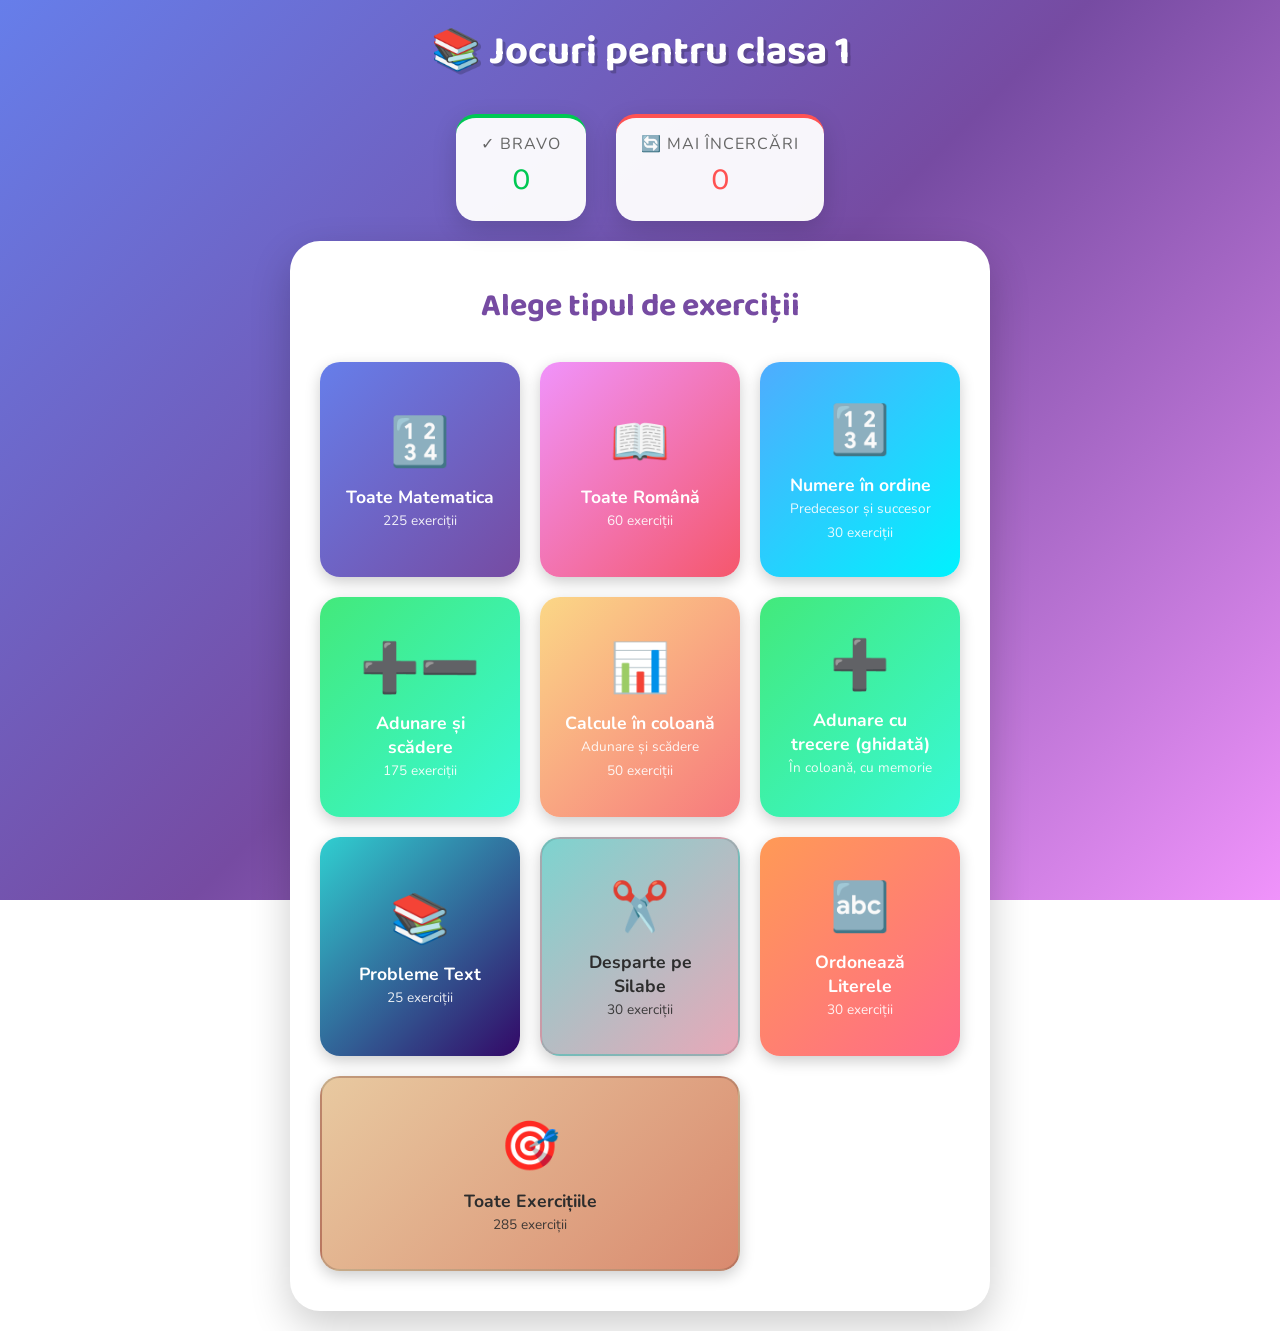
<file: index.html>
<!DOCTYPE html>
<html lang="ro">
<head>
    <meta charset="UTF-8">
    <meta name="viewport" content="width=device-width, initial-scale=1.0">
    <meta name="description" content="Jocuri educative pentru clasa 1 - matematică și limba română! Exersează adunarea, scăderea și vocabularul într-un mod distractiv!">
    <meta name="keywords" content="jocuri clasa 1, matematică, limba română, joc educativ, copii, adunare, scădere, exerciții">
    <meta name="author" content="Jocuri pentru clasa 1">

    <!-- Open Graph / Facebook -->
    <meta property="og:type" content="website">
    <meta property="og:title" content="Jocuri pentru clasa 1 - Învață jucându-te!">
    <meta property="og:description" content="Jocuri educative pentru clasa 1 - matematică și limba română! Exersează adunarea, scăderea și vocabularul într-un mod distractiv!">

    <!-- Twitter -->
    <meta property="twitter:card" content="summary_large_image">
    <meta property="twitter:title" content="Jocuri pentru clasa 1 - Învață jucându-te!">
    <meta property="twitter:description" content="Jocuri educative pentru clasa 1 - matematică și limba română! Exersează adunarea, scăderea și vocabularul într-un mod distractiv!">

    <title>Jocuri pentru clasa 1 - Învață jucându-te!</title>

    <!-- Google Fonts -->
    <link href="https://fonts.googleapis.com/css2?family=Baloo+2:wght@700&family=Nunito:wght@400;600;700&display=swap" rel="stylesheet">

    <!-- Stylesheet -->
    <link rel="stylesheet" href="css/style.css">
</head>
<body>
    <div class="container">
        <header>
            <h1>📚 Jocuri pentru clasa 1</h1>
        </header>

        <div class="score-board">
            <div class="score-item score-correct">
                <div class="score-label">✓ Bravo</div>
                <div class="score-value" id="correct-count">0</div>
            </div>
            <div class="score-item score-wrong">
                <div class="score-label">🔄 Mai încercări</div>
                <div class="score-value" id="wrong-count">0</div>
            </div>
        </div>

        <div class="progress-wrapper" id="progress-wrapper" style="display: none;">
            <div class="progress-text" id="progress-text"></div>
            <div class="progress-bar">
                <div class="progress-fill" id="progress"></div>
            </div>
        </div>

        <!-- Menu Screen -->
        <div class="menu-screen" id="menu-screen">
            <div class="menu-card">
                <h2 class="menu-title">Alege tipul de exerciții</h2>
                <div class="menu-grid">
                    <button class="menu-btn math-btn" onclick="startGame('all-math')">
                        <div class="menu-icon">🔢</div>
                        <div class="menu-label">Toate Matematica</div>
                        <div class="menu-count">225 exerciții</div>
                    </button>
                    <button class="menu-btn romanian-btn" onclick="startGame('all-romanian')">
                        <div class="menu-icon">📖</div>
                        <div class="menu-label">Toate Română</div>
                        <div class="menu-count">60 exerciții</div>
                    </button>
                    <button class="menu-btn sequence-btn" onclick="startGame('sequence')">
                        <div class="menu-icon">🔢</div>
                        <div class="menu-label">Numere în ordine</div>
                        <div class="menu-sublabel">Predecesor și succesor</div>
                        <div class="menu-count">30 exerciții</div>
                    </button>
                    <button class="menu-btn addition-btn" onclick="startGame('add-sub')">
                        <div class="menu-icon">➕➖</div>
                        <div class="menu-label">Adunare și scădere</div>
                        <div class="menu-count">175 exerciții</div>
                    </button>
                    <button class="menu-btn column-btn" onclick="startGame('column')">
                        <div class="menu-icon">📊</div>
                        <div class="menu-label">Calcule în coloană</div>
                        <div class="menu-sublabel">Adunare și scădere</div>
                        <div class="menu-count">50 exerciții</div>
                    </button>
                    <button class="menu-btn addition-btn" onclick="startGame('column-carry')">
                        <div class="menu-icon">➕</div>
                        <div class="menu-label">Adunare cu trecere (ghidată)</div>
                        <div class="menu-sublabel">În coloană, cu memorie</div>
                    </button>
                    <button class="menu-btn story-btn" onclick="startGame('story')">
                        <div class="menu-icon">📚</div>
                        <div class="menu-label">Probleme Text</div>
                        <div class="menu-count">25 exerciții</div>
                    </button>
                    <button class="menu-btn syllable-btn" onclick="startGame('syllable')">
                        <div class="menu-icon">✂️</div>
                        <div class="menu-label">Desparte pe Silabe</div>
                        <div class="menu-count">30 exerciții</div>
                    </button>
                    <button class="menu-btn word-btn" onclick="startGame('word')">
                        <div class="menu-icon">🔤</div>
                        <div class="menu-label">Ordonează Literele</div>
                        <div class="menu-count">30 exerciții</div>
                    </button>
                    <button class="menu-btn all-btn" onclick="startGame('all')">
                        <div class="menu-icon">🎯</div>
                        <div class="menu-label">Toate Exercițiile</div>
                        <div class="menu-count">285 exerciții</div>
                    </button>
                </div>
            </div>
        </div>

        <div class="game-container hidden" id="game-container">
            <div class="exercise-card" id="exercise-card">
                <div class="exercise-number" id="exercise-number">Exercitiul 1 din 125</div>
                <div class="exercise-type" id="exercise-type">Gaseste rezultatul</div>
                <div class="exercise-content" id="exercise-content"></div>
                <button class="btn btn-primary" id="check-btn" onclick="checkAnswer()">Verifica</button>
                <div class="feedback" id="feedback"></div>
                <div class="hint-box" id="hint-box">
                    <div class="hint-title">💡 Indiciu:</div>
                    <div class="hint-text" id="hint-text"></div>
                </div>
                <div class="task-hint" id="task-hint"></div>
            </div>
            <button class="btn btn-back" onclick="backToMenu()">← Înapoi</button>
        </div>

        <div class="completion-screen" id="completion-screen">
            <div class="trophy">🏆</div>
            <div class="final-score" id="final-score">0 / 125</div>
            <div class="stars" id="stars"></div>
            <div class="final-message" id="final-message">Felicitari!</div>
            <p class="completion-cta">Vrei să mai exersezi?</p>
            <button class="btn btn-restart" onclick="restartGame()">Joacă din nou</button>
        </div>
    </div>

    <!-- JavaScript -->
    <script src="js/script.js"></script>
</body>
</html>
</file>
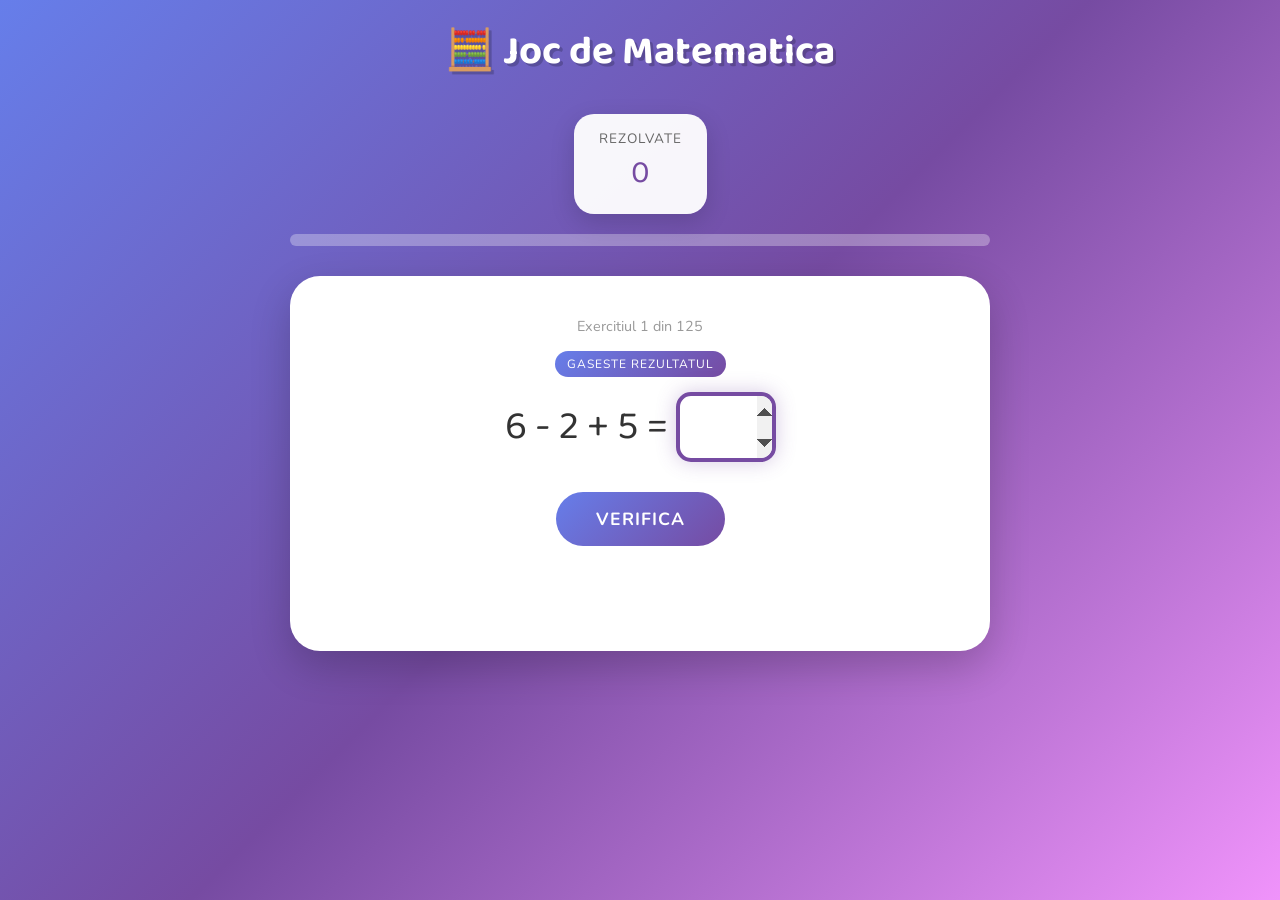
<file: joc-matematica.html>
<!DOCTYPE html>
<html lang="ro">
<head>
    <meta charset="UTF-8">
    <meta name="viewport" content="width=device-width, initial-scale=1.0">
    <title>Joc de Matematica</title>
    <link href="https://fonts.googleapis.com/css2?family=Baloo+2:wght@700&family=Nunito:wght@400;600;700&display=swap" rel="stylesheet">
    <style>
        * {
            margin: 0;
            padding: 0;
            box-sizing: border-box;
        }

        body {
            font-family: 'Nunito', sans-serif;
            min-height: 100vh;
            background: linear-gradient(135deg, #667eea 0%, #764ba2 50%, #f093fb 100%);
            background-attachment: fixed;
            padding: 20px;
        }

        .container {
            max-width: 700px;
            margin: 0 auto;
        }

        header {
            text-align: center;
            margin-bottom: 30px;
        }

        h1 {
            font-family: 'Baloo 2', cursive;
            font-size: 2.5rem;
            color: white;
            text-shadow: 3px 3px 0px rgba(0,0,0,0.2);
            margin-bottom: 10px;
        }

        .score-board {
            display: flex;
            justify-content: center;
            gap: 30px;
            margin-bottom: 20px;
        }

        .score-item {
            background: rgba(255,255,255,0.95);
            padding: 15px 25px;
            border-radius: 20px;
            box-shadow: 0 8px 25px rgba(0,0,0,0.15);
            text-align: center;
        }

        .score-label {
            font-size: 0.85rem;
            color: #666;
            text-transform: uppercase;
            letter-spacing: 1px;
        }

        .score-value {
            font-family: 'Baloo 2', cursive;
            font-size: 2rem;
            color: #764ba2;
        }

        .progress-bar {
            background: rgba(255,255,255,0.3);
            height: 12px;
            border-radius: 10px;
            margin-bottom: 30px;
            overflow: hidden;
        }

        .progress-fill {
            height: 100%;
            background: linear-gradient(90deg, #00f260, #0575e6);
            border-radius: 10px;
            transition: width 0.5s ease;
            width: 0%;
        }

        .exercise-card {
            background: white;
            border-radius: 30px;
            padding: 40px;
            box-shadow: 0 15px 40px rgba(0,0,0,0.2);
            text-align: center;
            margin-bottom: 20px;
            transform: scale(1);
            transition: transform 0.3s ease;
        }

        .exercise-card.correct {
            animation: celebrate 0.6s ease;
        }

        .exercise-card.wrong {
            animation: shake 0.5s ease;
        }

        @keyframes celebrate {
            0%, 100% { transform: scale(1); }
            50% { transform: scale(1.05); }
        }

        @keyframes shake {
            0%, 100% { transform: translateX(0); }
            20%, 60% { transform: translateX(-10px); }
            40%, 80% { transform: translateX(10px); }
        }

        .exercise-number {
            font-size: 0.9rem;
            color: #999;
            margin-bottom: 15px;
        }

        .exercise-type {
            display: inline-block;
            font-size: 0.75rem;
            color: white;
            padding: 5px 12px;
            border-radius: 20px;
            margin-bottom: 15px;
            text-transform: uppercase;
            letter-spacing: 1px;
        }

        .exercise-type.result {
            background: linear-gradient(135deg, #667eea, #764ba2);
        }

        .exercise-type.missing {
            background: linear-gradient(135deg, #f093fb, #f5576c);
        }

        .exercise-type.comparison {
            background: linear-gradient(135deg, #00b894, #00cec9);
        }

        .exercise-type.table-add {
            background: linear-gradient(135deg, #fdcb6e, #e17055);
        }

        .exercise-type.table-sub {
            background: linear-gradient(135deg, #74b9ff, #0984e3);
        }

        .exercise-type.chain {
            background: linear-gradient(135deg, #a29bfe, #6c5ce7);
        }

        .exercise-text {
            font-family: 'Baloo 2', cursive;
            font-size: 2.5rem;
            color: #333;
            margin-bottom: 30px;
            display: flex;
            align-items: center;
            justify-content: center;
            gap: 8px;
            flex-wrap: wrap;
        }

        .comparison-symbol {
            color: #764ba2;
            font-size: 2.8rem;
        }

        .answer-input {
            width: 100px;
            height: 70px;
            font-family: 'Baloo 2', cursive;
            font-size: 2.5rem;
            text-align: center;
            border: 4px solid #e0e0e0;
            border-radius: 15px;
            outline: none;
            transition: border-color 0.3s ease, box-shadow 0.3s ease;
        }

        .answer-input:focus {
            border-color: #764ba2;
            box-shadow: 0 0 20px rgba(118, 75, 162, 0.3);
        }

        .answer-input.correct {
            border-color: #00c853;
            background: #e8f5e9;
        }

        .answer-input.wrong {
            border-color: #ff5252;
            background: #ffebee;
        }

        .inline-input {
            width: 70px;
            height: 55px;
            font-family: 'Baloo 2', cursive;
            font-size: 2.2rem;
            text-align: center;
            border: 4px dashed #764ba2;
            border-radius: 15px;
            outline: none;
            background: #f8f4ff;
            transition: border-color 0.3s ease, box-shadow 0.3s ease;
        }

        .inline-input:focus {
            border-color: #764ba2;
            box-shadow: 0 0 20px rgba(118, 75, 162, 0.3);
            border-style: solid;
        }

        .inline-input.correct {
            border-color: #00c853;
            border-style: solid;
            background: #e8f5e9;
        }

        .inline-input.wrong {
            border-color: #ff5252;
            border-style: solid;
            background: #ffebee;
        }

        /* Chain exercise styles */
        .chain-container {
            display: flex;
            align-items: center;
            justify-content: center;
            flex-wrap: wrap;
            gap: 5px;
            margin-bottom: 30px;
        }

        .chain-circle {
            width: 55px;
            height: 55px;
            border-radius: 50%;
            background: linear-gradient(135deg, #a29bfe, #6c5ce7);
            color: white;
            font-family: 'Baloo 2', cursive;
            font-size: 1.8rem;
            display: flex;
            align-items: center;
            justify-content: center;
            box-shadow: 0 4px 15px rgba(108, 92, 231, 0.4);
        }

        .chain-operator {
            font-family: 'Baloo 2', cursive;
            font-size: 2rem;
            color: #e17055;
            padding: 0 5px;
            font-weight: bold;
        }

        .chain-equals {
            font-family: 'Baloo 2', cursive;
            font-size: 2.5rem;
            color: #333;
            padding: 0 10px;
        }

        .chain-input {
            width: 70px;
            height: 55px;
            font-family: 'Baloo 2', cursive;
            font-size: 2rem;
            text-align: center;
            border: 4px dashed #6c5ce7;
            border-radius: 15px;
            outline: none;
            background: #f0efff;
            transition: all 0.3s ease;
        }

        .chain-input:focus {
            border-color: #6c5ce7;
            box-shadow: 0 0 20px rgba(108, 92, 231, 0.4);
            border-style: solid;
        }

        .chain-input.correct {
            border-color: #00c853;
            border-style: solid;
            background: #e8f5e9;
        }

        .chain-input.wrong {
            border-color: #ff5252;
            border-style: solid;
            background: #ffebee;
        }

        /* Table styles */
        .math-table {
            margin: 20px auto 30px;
            border-collapse: collapse;
            font-family: 'Baloo 2', cursive;
            font-size: 1.5rem;
        }

        .math-table th {
            padding: 12px 20px;
            color: white;
            font-weight: 700;
            text-transform: uppercase;
            font-size: 0.9rem;
            letter-spacing: 1px;
        }

        .math-table.addition th {
            background: linear-gradient(135deg, #fdcb6e, #e17055);
        }

        .math-table.subtraction th {
            background: linear-gradient(135deg, #74b9ff, #0984e3);
        }

        .math-table th:first-child {
            border-radius: 15px 0 0 0;
        }

        .math-table th:last-child {
            border-radius: 0 15px 0 0;
        }

        .math-table td {
            padding: 15px 20px;
            background: #f8f9fa;
            border: 2px solid #e0e0e0;
            text-align: center;
            font-size: 2rem;
            color: #333;
        }

        .math-table tr:last-child td:first-child {
            border-radius: 0 0 0 15px;
        }

        .math-table tr:last-child td:last-child {
            border-radius: 0 0 15px 0;
        }

        .math-table .table-input {
            width: 70px;
            height: 55px;
            font-family: 'Baloo 2', cursive;
            font-size: 2rem;
            text-align: center;
            border: 4px dashed #764ba2;
            border-radius: 12px;
            outline: none;
            background: #fff;
            transition: all 0.3s ease;
        }

        .math-table .table-input:focus {
            border-color: #764ba2;
            box-shadow: 0 0 15px rgba(118, 75, 162, 0.3);
            border-style: solid;
        }

        .math-table .table-input.correct {
            border-color: #00c853;
            border-style: solid;
            background: #e8f5e9;
        }

        .math-table .table-input.wrong {
            border-color: #ff5252;
            border-style: solid;
            background: #ffebee;
        }

        .btn {
            font-family: 'Nunito', sans-serif;
            font-weight: 700;
            font-size: 1.1rem;
            padding: 15px 40px;
            border: none;
            border-radius: 50px;
            cursor: pointer;
            transition: transform 0.2s ease, box-shadow 0.2s ease;
            text-transform: uppercase;
            letter-spacing: 1px;
        }

        .btn:hover {
            transform: translateY(-3px);
            box-shadow: 0 10px 25px rgba(0,0,0,0.2);
        }

        .btn:active {
            transform: translateY(0);
        }

        .btn-primary {
            background: linear-gradient(135deg, #667eea, #764ba2);
            color: white;
        }

        .btn-success {
            background: linear-gradient(135deg, #00c853, #00e676);
            color: white;
        }

        .btn-restart {
            background: linear-gradient(135deg, #ff6b6b, #ee5a24);
            color: white;
        }

        .feedback {
            margin-top: 20px;
            font-size: 1.2rem;
            font-weight: 600;
            min-height: 30px;
        }

        .feedback.correct {
            color: #00c853;
        }

        .feedback.wrong {
            color: #ff5252;
        }

        .hint-box {
            margin-top: 15px;
            padding: 15px 20px;
            background: #fff3e0;
            border-radius: 15px;
            border-left: 4px solid #ff9800;
            text-align: left;
            display: none;
        }

        .hint-box.visible {
            display: block;
        }

        .hint-box .hint-title {
            font-weight: 700;
            color: #e65100;
            margin-bottom: 5px;
            font-size: 0.9rem;
        }

        .hint-box .hint-text {
            color: #555;
            font-size: 1rem;
            line-height: 1.5;
        }

        .completion-screen {
            display: none;
            text-align: center;
        }

        .completion-screen.active {
            display: block;
        }

        .trophy {
            font-size: 6rem;
            margin-bottom: 20px;
            animation: bounce 1s ease infinite;
        }

        @keyframes bounce {
            0%, 100% { transform: translateY(0); }
            50% { transform: translateY(-20px); }
        }

        .final-score {
            font-family: 'Baloo 2', cursive;
            font-size: 3rem;
            color: white;
            margin-bottom: 10px;
        }

        .final-message {
            font-size: 1.3rem;
            color: rgba(255,255,255,0.9);
            margin-bottom: 30px;
        }

        .stars {
            font-size: 3rem;
            margin-bottom: 30px;
        }

        .game-container {
            display: block;
        }

        .game-container.hidden {
            display: none;
        }

        .confetti {
            position: fixed;
            width: 15px;
            height: 15px;
            top: -20px;
            animation: confetti-fall 3s linear forwards;
            pointer-events: none;
        }

        @keyframes confetti-fall {
            to {
                transform: translateY(100vh) rotate(720deg);
                opacity: 0;
            }
        }

        .task-hint {
            font-size: 0.85rem;
            color: #999;
            margin-top: 15px;
            font-style: italic;
        }

        @media (max-width: 500px) {
            .chain-circle {
                width: 45px;
                height: 45px;
                font-size: 1.5rem;
            }
            .chain-operator {
                font-size: 1.5rem;
            }
            .chain-input {
                width: 55px;
                height: 45px;
                font-size: 1.5rem;
            }
        }
    </style>
</head>
<body>
    <div class="container">
        <header>
            <h1>🧮 Joc de Matematica</h1>
        </header>

        <div class="score-board">
            <div class="score-item">
                <div class="score-label">Rezolvate</div>
                <div class="score-value" id="correct-count">0</div>
            </div>
        </div>

        <div class="progress-bar">
            <div class="progress-fill" id="progress"></div>
        </div>

        <div class="game-container" id="game-container">
            <div class="exercise-card" id="exercise-card">
                <div class="exercise-number" id="exercise-number">Exercitiul 1 din 125</div>
                <div class="exercise-type" id="exercise-type">Gaseste rezultatul</div>
                <div class="exercise-content" id="exercise-content"></div>
                <button class="btn btn-primary" id="check-btn" onclick="checkAnswer()">Verifica</button>
                <div class="feedback" id="feedback"></div>
                <div class="hint-box" id="hint-box">
                    <div class="hint-title">💡 Indiciu:</div>
                    <div class="hint-text" id="hint-text"></div>
                </div>
                <div class="task-hint" id="task-hint"></div>
            </div>
        </div>

        <div class="completion-screen" id="completion-screen">
            <div class="trophy">🏆</div>
            <div class="final-score" id="final-score">0 / 125</div>
            <div class="stars" id="stars"></div>
            <div class="final-message" id="final-message">Felicitari!</div>
            <button class="btn btn-restart" onclick="restartGame()">Joaca din nou</button>
        </div>
    </div>

    <script>
        const exercises = [
            // Tipul 1: Gaseste rezultatul (30 exercitii)
            { type: "result", text: "8 + 1 - 5 =", answer: 4 },
            { type: "result", text: "6 - 3 + 4 =", answer: 7 },
            { type: "result", text: "9 - 6 + 2 =", answer: 5 },
            { type: "result", text: "4 + 5 - 7 =", answer: 2 },
            { type: "result", text: "7 - 4 + 3 =", answer: 6 },
            { type: "result", text: "10 - 8 + 5 =", answer: 7 },
            { type: "result", text: "3 + 6 - 4 =", answer: 5 },
            { type: "result", text: "8 - 5 + 2 =", answer: 5 },
            { type: "result", text: "5 + 4 - 6 =", answer: 3 },
            { type: "result", text: "9 - 7 + 6 =", answer: 8 },
            { type: "result", text: "7 + 2 - 4 =", answer: 5 },
            { type: "result", text: "6 - 2 + 5 =", answer: 9 },
            { type: "result", text: "10 - 5 + 3 =", answer: 8 },
            { type: "result", text: "4 + 4 - 2 =", answer: 6 },
            { type: "result", text: "8 - 6 + 7 =", answer: 9 },
            { type: "result", text: "5 + 3 - 1 =", answer: 7 },
            { type: "result", text: "9 - 4 + 2 =", answer: 7 },
            { type: "result", text: "3 + 5 - 6 =", answer: 2 },
            { type: "result", text: "7 - 3 + 4 =", answer: 8 },
            { type: "result", text: "6 + 3 - 8 =", answer: 1 },
            { type: "result", text: "5 + 4 - 3 =", answer: 6 },
            { type: "result", text: "9 - 5 + 1 =", answer: 5 },
            { type: "result", text: "7 + 2 - 6 =", answer: 3 },
            { type: "result", text: "8 - 4 + 3 =", answer: 7 },
            { type: "result", text: "6 + 1 - 4 =", answer: 3 },
            { type: "result", text: "10 - 7 + 4 =", answer: 7 },
            { type: "result", text: "4 + 3 - 5 =", answer: 2 },
            { type: "result", text: "9 - 8 + 6 =", answer: 7 },
            { type: "result", text: "5 + 5 - 8 =", answer: 2 },
            { type: "result", text: "7 - 6 + 9 =", answer: 10 },
            
            // Tipul 2: Gaseste numarul lipsa (20 exercitii)
            { type: "missing", parts: ["", " + 3 = 7"], answer: 4, position: 0 },
            { type: "missing", parts: ["5 + ", " = 9"], answer: 4, position: 1 },
            { type: "missing", parts: ["", " - 2 = 6"], answer: 8, position: 0 },
            { type: "missing", parts: ["10 - ", " = 4"], answer: 6, position: 1 },
            { type: "missing", parts: ["", " + 5 = 8"], answer: 3, position: 0 },
            { type: "missing", parts: ["7 - ", " = 3"], answer: 4, position: 1 },
            { type: "missing", parts: ["", " + 6 = 10"], answer: 4, position: 0 },
            { type: "missing", parts: ["9 - ", " = 5"], answer: 4, position: 1 },
            { type: "missing", parts: ["", " + 2 = 5"], answer: 3, position: 0 },
            { type: "missing", parts: ["8 - ", " = 2"], answer: 6, position: 1 },
            { type: "missing", parts: ["", " + 7 = 9"], answer: 2, position: 0 },
            { type: "missing", parts: ["6 + ", " = 10"], answer: 4, position: 1 },
            { type: "missing", parts: ["", " - 4 = 5"], answer: 9, position: 0 },
            { type: "missing", parts: ["10 - ", " = 7"], answer: 3, position: 1 },
            { type: "missing", parts: ["", " + 1 = 6"], answer: 5, position: 0 },
            { type: "missing", parts: ["4 + ", " = 7"], answer: 3, position: 1 },
            { type: "missing", parts: ["", " - 3 = 4"], answer: 7, position: 0 },
            { type: "missing", parts: ["9 - ", " = 2"], answer: 7, position: 1 },
            { type: "missing", parts: ["", " + 4 = 10"], answer: 6, position: 0 },
            { type: "missing", parts: ["8 - ", " = 5"], answer: 3, position: 1 },

            // Tipul 3: Comparatii (15 exercitii)
            { type: "comparison", leftParts: ["", " + 2"], symbol: "=", rightParts: ["3 + ", ""], answers: [5, 4], leftAnswer: 5, rightAnswer: 4 },
            { type: "comparison", leftParts: ["4 + ", ""], symbol: "=", rightParts: ["", " + 3"], answers: [3, 4], leftAnswer: 3, rightAnswer: 4 },
            { type: "comparison", leftParts: ["", " + 1"], symbol: "=", rightParts: ["2 + ", ""], answers: [6, 5], leftAnswer: 6, rightAnswer: 5 },
            { type: "comparison", leftParts: ["8 - ", ""], symbol: "=", rightParts: ["", " + 1"], answers: [5, 2], leftAnswer: 5, rightAnswer: 2 },
            { type: "comparison", leftParts: ["", " + 4"], symbol: "=", rightParts: ["5 + ", ""], answers: [3, 2], leftAnswer: 3, rightAnswer: 2 },
            { type: "comparison", leftParts: ["", " + 5"], symbol: ">", rightParts: ["2 + ", ""], answers: [4, 3], leftAnswer: 4, rightAnswer: 3 },
            { type: "comparison", leftParts: ["7 + ", ""], symbol: ">", rightParts: ["", " + 2"], answers: [2, 5], leftAnswer: 2, rightAnswer: 5 },
            { type: "comparison", leftParts: ["", " + 3"], symbol: ">", rightParts: ["1 + ", ""], answers: [6, 4], leftAnswer: 6, rightAnswer: 4 },
            { type: "comparison", leftParts: ["9 - ", ""], symbol: ">", rightParts: ["", " + 1"], answers: [2, 3], leftAnswer: 2, rightAnswer: 3 },
            { type: "comparison", leftParts: ["", " + 6"], symbol: ">", rightParts: ["3 + ", ""], answers: [3, 2], leftAnswer: 3, rightAnswer: 2 },
            { type: "comparison", leftParts: ["", " + 1"], symbol: "<", rightParts: ["5 + ", ""], answers: [2, 3], leftAnswer: 2, rightAnswer: 3 },
            { type: "comparison", leftParts: ["3 + ", ""], symbol: "<", rightParts: ["", " + 2"], answers: [2, 6], leftAnswer: 2, rightAnswer: 6 },
            { type: "comparison", leftParts: ["", " + 2"], symbol: "<", rightParts: ["4 + ", ""], answers: [1, 3], leftAnswer: 1, rightAnswer: 3 },
            { type: "comparison", leftParts: ["5 - ", ""], symbol: "<", rightParts: ["", " + 3"], answers: [3, 4], leftAnswer: 3, rightAnswer: 4 },
            { type: "comparison", leftParts: ["", " + 4"], symbol: "<", rightParts: ["6 + ", ""], answers: [1, 2], leftAnswer: 1, rightAnswer: 2 },

            // Tipul 4: Tabela adunare (20 exercitii)
            { type: "table-add", termen1: 3, termen2: 4, suma: 7, unknown: "termen1" },
            { type: "table-add", termen1: 5, termen2: 2, suma: 7, unknown: "termen2" },
            { type: "table-add", termen1: 6, termen2: 3, suma: 9, unknown: "suma" },
            { type: "table-add", termen1: 2, termen2: 5, suma: 7, unknown: "termen1" },
            { type: "table-add", termen1: 4, termen2: 4, suma: 8, unknown: "termen2" },
            { type: "table-add", termen1: 1, termen2: 8, suma: 9, unknown: "suma" },
            { type: "table-add", termen1: 7, termen2: 2, suma: 9, unknown: "termen1" },
            { type: "table-add", termen1: 3, termen2: 6, suma: 9, unknown: "termen2" },
            { type: "table-add", termen1: 5, termen2: 5, suma: 10, unknown: "suma" },
            { type: "table-add", termen1: 4, termen2: 3, suma: 7, unknown: "termen1" },
            { type: "table-add", termen1: 2, termen2: 6, suma: 8, unknown: "termen2" },
            { type: "table-add", termen1: 8, termen2: 1, suma: 9, unknown: "suma" },
            { type: "table-add", termen1: 6, termen2: 4, suma: 10, unknown: "termen1" },
            { type: "table-add", termen1: 3, termen2: 5, suma: 8, unknown: "termen2" },
            { type: "table-add", termen1: 7, termen2: 3, suma: 10, unknown: "suma" },
            { type: "table-add", termen1: 1, termen2: 6, suma: 7, unknown: "termen1" },
            { type: "table-add", termen1: 4, termen2: 2, suma: 6, unknown: "termen2" },
            { type: "table-add", termen1: 2, termen2: 3, suma: 5, unknown: "suma" },
            { type: "table-add", termen1: 5, termen2: 4, suma: 9, unknown: "termen1" },
            { type: "table-add", termen1: 6, termen2: 2, suma: 8, unknown: "termen2" },

            // Tipul 5: Tabela scadere (20 exercitii)
            { type: "table-sub", descazut: 9, scazator: 4, diferenta: 5, unknown: "descazut" },
            { type: "table-sub", descazut: 8, scazator: 3, diferenta: 5, unknown: "scazator" },
            { type: "table-sub", descazut: 10, scazator: 6, diferenta: 4, unknown: "diferenta" },
            { type: "table-sub", descazut: 7, scazator: 2, diferenta: 5, unknown: "descazut" },
            { type: "table-sub", descazut: 9, scazator: 5, diferenta: 4, unknown: "scazator" },
            { type: "table-sub", descazut: 8, scazator: 2, diferenta: 6, unknown: "diferenta" },
            { type: "table-sub", descazut: 10, scazator: 3, diferenta: 7, unknown: "descazut" },
            { type: "table-sub", descazut: 6, scazator: 4, diferenta: 2, unknown: "scazator" },
            { type: "table-sub", descazut: 9, scazator: 7, diferenta: 2, unknown: "diferenta" },
            { type: "table-sub", descazut: 8, scazator: 5, diferenta: 3, unknown: "descazut" },
            { type: "table-sub", descazut: 10, scazator: 4, diferenta: 6, unknown: "scazator" },
            { type: "table-sub", descazut: 7, scazator: 3, diferenta: 4, unknown: "diferenta" },
            { type: "table-sub", descazut: 9, scazator: 6, diferenta: 3, unknown: "descazut" },
            { type: "table-sub", descazut: 10, scazator: 8, diferenta: 2, unknown: "scazator" },
            { type: "table-sub", descazut: 8, scazator: 4, diferenta: 4, unknown: "diferenta" },
            { type: "table-sub", descazut: 6, scazator: 1, diferenta: 5, unknown: "descazut" },
            { type: "table-sub", descazut: 9, scazator: 3, diferenta: 6, unknown: "scazator" },
            { type: "table-sub", descazut: 7, scazator: 5, diferenta: 2, unknown: "diferenta" },
            { type: "table-sub", descazut: 10, scazator: 2, diferenta: 8, unknown: "descazut" },
            { type: "table-sub", descazut: 8, scazator: 6, diferenta: 2, unknown: "scazator" },

            // Tipul 6: Lant de operatii (20 exercitii)
            // 2+3+1-4+2-1 = 3
            { type: "chain", numbers: [2, 3, 1, 4, 2, 1], operators: ["+", "+", "-", "+", "-"], answer: 3 },
            // 5-2+3+1-2+4 = 9
            { type: "chain", numbers: [5, 2, 3, 1, 2, 4], operators: ["-", "+", "+", "-", "+"], answer: 9 },
            // 1+4+2-3+1-2 = 3
            { type: "chain", numbers: [1, 4, 2, 3, 1, 2], operators: ["+", "+", "-", "+", "-"], answer: 3 },
            // 6-3+2+1-3+2 = 5
            { type: "chain", numbers: [6, 3, 2, 1, 3, 2], operators: ["-", "+", "+", "-", "+"], answer: 5 },
            // 3+2-4+1+2-3 = 1
            { type: "chain", numbers: [3, 2, 4, 1, 2, 3], operators: ["+", "-", "+", "+", "-"], answer: 1 },
            // 4+1+3-2+1-2 = 5
            { type: "chain", numbers: [4, 1, 3, 2, 1, 2], operators: ["+", "+", "-", "+", "-"], answer: 5 },
            // 7-4+2-3+1+2 = 5
            { type: "chain", numbers: [7, 4, 2, 3, 1, 2], operators: ["-", "+", "-", "+", "+"], answer: 5 },
            // 2+5+1-2+3-1 = 8
            { type: "chain", numbers: [2, 5, 1, 2, 3, 1], operators: ["+", "+", "-", "+", "-"], answer: 8 },
            // 8-3-2+1+4-3 = 5
            { type: "chain", numbers: [8, 3, 2, 1, 4, 3], operators: ["-", "-", "+", "+", "-"], answer: 5 },
            // 1+2+3-4+2-1 = 3
            { type: "chain", numbers: [1, 2, 3, 4, 2, 1], operators: ["+", "+", "-", "+", "-"], answer: 3 },
            // 5+1-2+3-2+1 = 6
            { type: "chain", numbers: [5, 1, 2, 3, 2, 1], operators: ["+", "-", "+", "-", "+"], answer: 6 },
            // 3+4-1+2-3+2 = 7
            { type: "chain", numbers: [3, 4, 1, 2, 3, 2], operators: ["+", "-", "+", "-", "+"], answer: 7 },
            // 6-2+1+3-2+1 = 7
            { type: "chain", numbers: [6, 2, 1, 3, 2, 1], operators: ["-", "+", "+", "-", "+"], answer: 7 },
            // 4+3-2+1+2-4 = 4
            { type: "chain", numbers: [4, 3, 2, 1, 2, 4], operators: ["+", "-", "+", "+", "-"], answer: 4 },
            // 2+1+4-3+2-1 = 5
            { type: "chain", numbers: [2, 1, 4, 3, 2, 1], operators: ["+", "+", "-", "+", "-"], answer: 5 },
            // 7-2+3-1+2-3 = 6
            { type: "chain", numbers: [7, 2, 3, 1, 2, 3], operators: ["-", "+", "-", "+", "-"], answer: 6 },
            // 1+3+2-4+1-2 = 1
            { type: "chain", numbers: [1, 3, 2, 4, 1, 2], operators: ["+", "+", "-", "+", "-"], answer: 1 },
            // 5-3+1+2-4+2 = 3
            { type: "chain", numbers: [5, 3, 1, 2, 4, 2], operators: ["-", "+", "+", "-", "+"], answer: 3 },
            // 4+2-3+1+2-1 = 5
            { type: "chain", numbers: [4, 2, 3, 1, 2, 1], operators: ["+", "-", "+", "+", "-"], answer: 5 },
            // 3+3-2+1-4+2 = 3
            { type: "chain", numbers: [3, 3, 2, 1, 4, 2], operators: ["+", "-", "+", "-", "+"], answer: 3 }
        ];

        let currentIndex = 0;
        let correctCount = 0;
        let answered = false;

        function shuffleArray(array) {
            for (let i = array.length - 1; i > 0; i--) {
                const j = Math.floor(Math.random() * (i + 1));
                [array[i], array[j]] = [array[j], array[i]];
            }
            return array;
        }

        shuffleArray(exercises);

        function loadExercise() {
            const exercise = exercises[currentIndex];
            const exerciseContentEl = document.getElementById('exercise-content');
            const exerciseTypeEl = document.getElementById('exercise-type');
            
            document.getElementById('exercise-number').textContent = `Exercitiul ${currentIndex + 1} din ${exercises.length}`;
            document.getElementById('feedback').textContent = '';
            document.getElementById('feedback').className = 'feedback';
            document.getElementById('exercise-card').className = 'exercise-card';
            document.getElementById('check-btn').textContent = 'Verifica';
            document.getElementById('progress').style.width = `${(currentIndex / exercises.length) * 100}%`;
            document.getElementById('task-hint').textContent = '';
            document.getElementById('hint-box').className = 'hint-box';
            document.getElementById('hint-text').textContent = '';
            answered = false;

            if (exercise.type === "result") {
                exerciseTypeEl.textContent = "Gaseste rezultatul";
                exerciseTypeEl.className = "exercise-type result";
                exerciseContentEl.innerHTML = `
                    <div class="exercise-text">
                        <span>${exercise.text}</span>
                        <input type="number" min="0" class="answer-input" id="answer-input" autofocus>
                    </div>
                `;
            } else if (exercise.type === "missing") {
                exerciseTypeEl.textContent = "Gaseste numarul lipsa";
                exerciseTypeEl.className = "exercise-type missing";
                exerciseContentEl.innerHTML = `
                    <div class="exercise-text">
                        <span>${exercise.parts[0]}</span>
                        <input type="number" min="0" class="inline-input" id="answer-input" autofocus>
                        <span>${exercise.parts[1]}</span>
                    </div>
                `;
            } else if (exercise.type === "comparison") {
                exerciseTypeEl.textContent = "Completeaza comparatia";
                exerciseTypeEl.className = "exercise-type comparison";
                
                const symbolDisplay = exercise.symbol === "=" ? "=" : (exercise.symbol === ">" ? ">" : "<");
                
                exerciseContentEl.innerHTML = `
                    <div class="exercise-text">
                        <span>${exercise.leftParts[0]}</span>
                        <input type="number" min="0" class="inline-input" id="answer-left" autofocus>
                        <span>${exercise.leftParts[1]}</span>
                        <span class="comparison-symbol">${symbolDisplay}</span>
                        <span>${exercise.rightParts[0]}</span>
                        <input type="number" min="0" class="inline-input" id="answer-right">
                        <span>${exercise.rightParts[1]}</span>
                    </div>
                `;
                
                document.getElementById('task-hint').textContent = getComparisonHint(exercise.symbol);
            } else if (exercise.type === "table-add") {
                exerciseTypeEl.textContent = "Tabela adunarii";
                exerciseTypeEl.className = "exercise-type table-add";
                
                let termen1Html = exercise.unknown === "termen1" ? 
                    `<input type="number" min="0" class="table-input" id="answer-input" autofocus>` : 
                    exercise.termen1;
                let termen2Html = exercise.unknown === "termen2" ? 
                    `<input type="number" min="0" class="table-input" id="answer-input" autofocus>` : 
                    exercise.termen2;
                let sumaHtml = exercise.unknown === "suma" ? 
                    `<input type="number" min="0" class="table-input" id="answer-input" autofocus>` : 
                    exercise.suma;
                
                exerciseContentEl.innerHTML = `
                    <table class="math-table addition">
                        <tr>
                            <th>Termen</th>
                            <th>Termen</th>
                            <th>Suma</th>
                        </tr>
                        <tr>
                            <td>${termen1Html}</td>
                            <td>${termen2Html}</td>
                            <td>${sumaHtml}</td>
                        </tr>
                    </table>
                `;
                
                document.getElementById('task-hint').textContent = "Termen + Termen = Suma";
            } else if (exercise.type === "table-sub") {
                exerciseTypeEl.textContent = "Tabela scaderii";
                exerciseTypeEl.className = "exercise-type table-sub";
                
                let descazutHtml = exercise.unknown === "descazut" ? 
                    `<input type="number" min="0" class="table-input" id="answer-input" autofocus>` : 
                    exercise.descazut;
                let scazatorHtml = exercise.unknown === "scazator" ? 
                    `<input type="number" min="0" class="table-input" id="answer-input" autofocus>` : 
                    exercise.scazator;
                let diferentaHtml = exercise.unknown === "diferenta" ? 
                    `<input type="number" min="0" class="table-input" id="answer-input" autofocus>` : 
                    exercise.diferenta;
                
                exerciseContentEl.innerHTML = `
                    <table class="math-table subtraction">
                        <tr>
                            <th>Descazut</th>
                            <th>Scazator</th>
                            <th>Diferenta</th>
                        </tr>
                        <tr>
                            <td>${descazutHtml}</td>
                            <td>${scazatorHtml}</td>
                            <td>${diferentaHtml}</td>
                        </tr>
                    </table>
                `;
                
                document.getElementById('task-hint').textContent = "Descazut - Scazator = Diferenta";
            } else if (exercise.type === "chain") {
                exerciseTypeEl.textContent = "Lantul operatiilor";
                exerciseTypeEl.className = "exercise-type chain";
                
                let chainHtml = '<div class="chain-container">';
                for (let i = 0; i < exercise.numbers.length; i++) {
                    chainHtml += `<div class="chain-circle">${exercise.numbers[i]}</div>`;
                    if (i < exercise.operators.length) {
                        chainHtml += `<span class="chain-operator">${exercise.operators[i]}</span>`;
                    }
                }
                chainHtml += `<span class="chain-equals">=</span>`;
                chainHtml += `<input type="number" min="0" class="chain-input" id="answer-input" autofocus>`;
                chainHtml += '</div>';
                
                exerciseContentEl.innerHTML = chainHtml;
                
                document.getElementById('task-hint').textContent = "Calculeaza pas cu pas de la stanga la dreapta";
            }

            // Add enter key listeners
            const inputs = document.querySelectorAll('input[type="number"]');
            inputs.forEach((input, index) => {
                input.addEventListener('keypress', function(e) {
                    if (e.key === 'Enter') {
                        if (exercise.type === "comparison" && index === 0) {
                            document.getElementById('answer-right').focus();
                        } else {
                            checkAnswer();
                        }
                    }
                });
            });

            if (inputs.length > 0) {
                inputs[0].focus();
            }
        }

        function getComparisonHint(symbol) {
            if (symbol === "=") return "Gaseste numerele astfel incat cele doua parti sa fie egale";
            if (symbol === ">") return "Partea stanga trebuie sa fie mai mare decat partea dreapta";
            if (symbol === "<") return "Partea stanga trebuie sa fie mai mica decat partea dreapta";
            return "";
        }

        function generateHint(exercise, userAnswer, userLeftAnswer, userRightAnswer) {
            if (exercise.type === "result") {
                const correctAnswer = exercise.answer;
                if (userAnswer > correctAnswer) {
                    return `Raspunsul tau (${userAnswer}) este prea mare. Incearca un numar mai mic!`;
                } else {
                    return `Raspunsul tau (${userAnswer}) este prea mic. Incearca un numar mai mare!`;
                }
            } else if (exercise.type === "missing") {
                const correctAnswer = exercise.answer;
                if (userAnswer > correctAnswer) {
                    return `Numarul tau (${userAnswer}) este prea mare. Gandeste-te: ce numar trebuie sa pui ca sa obtii rezultatul corect?`;
                } else {
                    return `Numarul tau (${userAnswer}) este prea mic. Gandeste-te: ce numar trebuie sa pui ca sa obtii rezultatul corect?`;
                }
            } else if (exercise.type === "comparison") {
                const leftSide = evaluateExpression(exercise.leftParts, userLeftAnswer);
                const rightSide = evaluateExpression(exercise.rightParts, userRightAnswer);
                
                if (exercise.symbol === "=") {
                    if (leftSide > rightSide) {
                        return `Partea stanga (${leftSide}) este mai mare decat partea dreapta (${rightSide}). Trebuie sa fie egale!`;
                    } else {
                        return `Partea stanga (${leftSide}) este mai mica decat partea dreapta (${rightSide}). Trebuie sa fie egale!`;
                    }
                } else if (exercise.symbol === ">") {
                    return `Partea stanga (${leftSide}) trebuie sa fie MAI MARE decat partea dreapta (${rightSide}). Acum nu este asa.`;
                } else if (exercise.symbol === "<") {
                    return `Partea stanga (${leftSide}) trebuie sa fie MAI MICA decat partea dreapta (${rightSide}). Acum nu este asa.`;
                }
            } else if (exercise.type === "table-add") {
                let correctAnswer;
                if (exercise.unknown === "termen1") {
                    correctAnswer = exercise.termen1;
                    if (userAnswer > correctAnswer) {
                        return `Numarul tau (${userAnswer}) este prea mare. Gandeste-te: ? + ${exercise.termen2} = ${exercise.suma}`;
                    } else {
                        return `Numarul tau (${userAnswer}) este prea mic. Gandeste-te: ? + ${exercise.termen2} = ${exercise.suma}`;
                    }
                } else if (exercise.unknown === "termen2") {
                    correctAnswer = exercise.termen2;
                    if (userAnswer > correctAnswer) {
                        return `Numarul tau (${userAnswer}) este prea mare. Gandeste-te: ${exercise.termen1} + ? = ${exercise.suma}`;
                    } else {
                        return `Numarul tau (${userAnswer}) este prea mic. Gandeste-te: ${exercise.termen1} + ? = ${exercise.suma}`;
                    }
                } else {
                    correctAnswer = exercise.suma;
                    if (userAnswer > correctAnswer) {
                        return `Suma ta (${userAnswer}) este prea mare. Cat face ${exercise.termen1} + ${exercise.termen2}?`;
                    } else {
                        return `Suma ta (${userAnswer}) este prea mica. Cat face ${exercise.termen1} + ${exercise.termen2}?`;
                    }
                }
            } else if (exercise.type === "table-sub") {
                let correctAnswer;
                if (exercise.unknown === "descazut") {
                    correctAnswer = exercise.descazut;
                    if (userAnswer > correctAnswer) {
                        return `Numarul tau (${userAnswer}) este prea mare. Gandeste-te: ? - ${exercise.scazator} = ${exercise.diferenta}`;
                    } else {
                        return `Numarul tau (${userAnswer}) este prea mic. Gandeste-te: ? - ${exercise.scazator} = ${exercise.diferenta}`;
                    }
                } else if (exercise.unknown === "scazator") {
                    correctAnswer = exercise.scazator;
                    if (userAnswer > correctAnswer) {
                        return `Numarul tau (${userAnswer}) este prea mare. Gandeste-te: ${exercise.descazut} - ? = ${exercise.diferenta}`;
                    } else {
                        return `Numarul tau (${userAnswer}) este prea mic. Gandeste-te: ${exercise.descazut} - ? = ${exercise.diferenta}`;
                    }
                } else {
                    correctAnswer = exercise.diferenta;
                    if (userAnswer > correctAnswer) {
                        return `Diferenta ta (${userAnswer}) este prea mare. Cat face ${exercise.descazut} - ${exercise.scazator}?`;
                    } else {
                        return `Diferenta ta (${userAnswer}) este prea mica. Cat face ${exercise.descazut} - ${exercise.scazator}?`;
                    }
                }
            } else if (exercise.type === "chain") {
                const correctAnswer = exercise.answer;
                // Build the expression string for hint
                let expr = exercise.numbers[0].toString();
                for (let i = 0; i < exercise.operators.length; i++) {
                    expr += ` ${exercise.operators[i]} ${exercise.numbers[i + 1]}`;
                }
                if (userAnswer > correctAnswer) {
                    return `Raspunsul tau (${userAnswer}) este prea mare. Calculeaza pas cu pas: ${expr}`;
                } else {
                    return `Raspunsul tau (${userAnswer}) este prea mic. Calculeaza pas cu pas: ${expr}`;
                }
            }
            return "Mai incearca!";
        }

        function getCorrectAnswer(exercise) {
            if (exercise.type === "result" || exercise.type === "missing" || exercise.type === "chain") {
                return exercise.answer;
            } else if (exercise.type === "table-add") {
                if (exercise.unknown === "termen1") return exercise.termen1;
                if (exercise.unknown === "termen2") return exercise.termen2;
                return exercise.suma;
            } else if (exercise.type === "table-sub") {
                if (exercise.unknown === "descazut") return exercise.descazut;
                if (exercise.unknown === "scazator") return exercise.scazator;
                return exercise.diferenta;
            }
            return null;
        }

        function checkAnswer() {
            const exercise = exercises[currentIndex];
            const feedback = document.getElementById('feedback');
            const card = document.getElementById('exercise-card');
            const btn = document.getElementById('check-btn');
            const hintBox = document.getElementById('hint-box');
            const hintText = document.getElementById('hint-text');

            if (answered) {
                currentIndex++;
                if (currentIndex < exercises.length) {
                    loadExercise();
                } else {
                    showCompletion();
                }
                return;
            }

            if (exercise.type === "result" || exercise.type === "missing" || exercise.type === "table-add" || exercise.type === "table-sub" || exercise.type === "chain") {
                const input = document.getElementById('answer-input');
                const userAnswer = parseInt(input.value);
                const correctAnswer = getCorrectAnswer(exercise);

                if (isNaN(userAnswer)) {
                    feedback.textContent = 'Introdu un numar!';
                    feedback.className = 'feedback wrong';
                    return;
                }

                if (userAnswer < 0) {
                    feedback.textContent = 'Numarul trebuie sa fie cel putin 0!';
                    feedback.className = 'feedback wrong';
                    return;
                }

                if (userAnswer === correctAnswer) {
                    answered = true;
                    correctCount++;
                    document.getElementById('correct-count').textContent = correctCount;
                    
                    if (input.classList.contains('table-input')) {
                        input.classList.add('correct');
                    } else if (input.classList.contains('chain-input')) {
                        input.classList.add('correct');
                    } else if (input.classList.contains('inline-input')) {
                        input.className = 'inline-input correct';
                    } else {
                        input.className = 'answer-input correct';
                    }
                    card.className = 'exercise-card correct';
                    feedback.textContent = '✓ Corect! Bravo!';
                    feedback.className = 'feedback correct';
                    hintBox.className = 'hint-box';

                    if (currentIndex < exercises.length - 1) {
                        btn.textContent = 'Urmatorul →';
                    } else {
                        btn.textContent = 'Vezi rezultatul';
                    }
                } else {
                    if (input.classList.contains('table-input')) {
                        input.classList.add('wrong');
                    } else if (input.classList.contains('chain-input')) {
                        input.classList.add('wrong');
                    } else if (input.classList.contains('inline-input')) {
                        input.className = 'inline-input wrong';
                    } else {
                        input.className = 'answer-input wrong';
                    }
                    card.className = 'exercise-card wrong';
                    feedback.textContent = '✗ Mai incearca!';
                    feedback.className = 'feedback wrong';
                    
                    hintText.textContent = generateHint(exercise, userAnswer);
                    hintBox.className = 'hint-box visible';
                    
                    setTimeout(() => {
                        if (input.classList.contains('table-input')) {
                            input.classList.remove('wrong');
                        } else if (input.classList.contains('chain-input')) {
                            input.classList.remove('wrong');
                        } else if (input.classList.contains('inline-input') || input.className.includes('inline-input')) {
                            input.className = 'inline-input';
                        } else {
                            input.className = 'answer-input';
                        }
                        card.className = 'exercise-card';
                        input.value = '';
                        input.focus();
                    }, 1500);
                }

            } else if (exercise.type === "comparison") {
                const leftInput = document.getElementById('answer-left');
                const rightInput = document.getElementById('answer-right');
                const leftAnswer = parseInt(leftInput.value);
                const rightAnswer = parseInt(rightInput.value);

                if (isNaN(leftAnswer) || isNaN(rightAnswer)) {
                    feedback.textContent = 'Completeaza ambele campuri!';
                    feedback.className = 'feedback wrong';
                    return;
                }

                if (leftAnswer < 0 || rightAnswer < 0) {
                    feedback.textContent = 'Numerele trebuie sa fie cel putin 0!';
                    feedback.className = 'feedback wrong';
                    return;
                }

                const leftSide = evaluateExpression(exercise.leftParts, leftAnswer);
                const rightSide = evaluateExpression(exercise.rightParts, rightAnswer);

                let isCorrect = false;
                if (exercise.symbol === "=" && leftSide === rightSide) isCorrect = true;
                if (exercise.symbol === ">" && leftSide > rightSide) isCorrect = true;
                if (exercise.symbol === "<" && leftSide < rightSide) isCorrect = true;

                if (isCorrect) {
                    answered = true;
                    correctCount++;
                    document.getElementById('correct-count').textContent = correctCount;
                    leftInput.className = 'inline-input correct';
                    rightInput.className = 'inline-input correct';
                    card.className = 'exercise-card correct';
                    feedback.textContent = '✓ Corect! Bravo!';
                    feedback.className = 'feedback correct';
                    hintBox.className = 'hint-box';

                    if (currentIndex < exercises.length - 1) {
                        btn.textContent = 'Urmatorul →';
                    } else {
                        btn.textContent = 'Vezi rezultatul';
                    }
                } else {
                    leftInput.className = 'inline-input wrong';
                    rightInput.className = 'inline-input wrong';
                    card.className = 'exercise-card wrong';
                    feedback.textContent = '✗ Mai incearca!';
                    feedback.className = 'feedback wrong';
                    
                    hintText.textContent = generateHint(exercise, null, leftAnswer, rightAnswer);
                    hintBox.className = 'hint-box visible';
                    
                    setTimeout(() => {
                        leftInput.className = 'inline-input';
                        rightInput.className = 'inline-input';
                        card.className = 'exercise-card';
                        leftInput.value = '';
                        rightInput.value = '';
                        leftInput.focus();
                    }, 1500);
                }
            }
        }

        function evaluateExpression(parts, answer) {
            const fullExpr = parts[0] + answer + parts[1];
            const match = fullExpr.match(/(\d+)\s*([+\-])\s*(\d+)/);
            if (match) {
                const a = parseInt(match[1]);
                const op = match[2];
                const b = parseInt(match[3]);
                return op === '+' ? a + b : a - b;
            }
            return parseInt(fullExpr);
        }

        function showCompletion() {
            document.getElementById('game-container').className = 'game-container hidden';
            document.getElementById('completion-screen').className = 'completion-screen active';
            document.getElementById('final-score').textContent = `${correctCount} / ${exercises.length}`;
            document.getElementById('progress').style.width = '100%';

            const percentage = (correctCount / exercises.length) * 100;
            let stars = '';
            let message = '';

            if (percentage === 100) {
                stars = '⭐⭐⭐';
                message = 'Perfect! Esti un geniu al matematicii!';
            } else if (percentage >= 80) {
                stars = '⭐⭐';
                message = 'Excelent! Foarte bine!';
            } else if (percentage >= 60) {
                stars = '⭐';
                message = 'Bine! Mai exerseaza!';
            } else {
                stars = '';
                message = 'Continua sa exersezi! Poti mai mult!';
            }

            document.getElementById('stars').textContent = stars;
            document.getElementById('final-message').textContent = message;

            if (percentage >= 80) {
                createConfetti();
            }
        }

        function createConfetti() {
            const colors = ['#667eea', '#764ba2', '#f093fb', '#00c853', '#ffeb3b', '#ff5252'];
            for (let i = 0; i < 50; i++) {
                setTimeout(() => {
                    const confetti = document.createElement('div');
                    confetti.className = 'confetti';
                    confetti.style.left = Math.random() * 100 + 'vw';
                    confetti.style.backgroundColor = colors[Math.floor(Math.random() * colors.length)];
                    confetti.style.borderRadius = Math.random() > 0.5 ? '50%' : '0';
                    confetti.style.animationDuration = (Math.random() * 2 + 2) + 's';
                    document.body.appendChild(confetti);
                    setTimeout(() => confetti.remove(), 4000);
                }, i * 50);
            }
        }

        function restartGame() {
            currentIndex = 0;
            correctCount = 0;
            shuffleArray(exercises);
            document.getElementById('correct-count').textContent = '0';
            document.getElementById('game-container').className = 'game-container';
            document.getElementById('completion-screen').className = 'completion-screen';
            loadExercise();
        }

        loadExercise();
    </script>
</body>
</html>
</file>
<file: css/style.css>
* {
    margin: 0;
    padding: 0;
    box-sizing: border-box;
}

body {
    font-family: 'Nunito', sans-serif;
    min-height: 100vh;
    background: linear-gradient(135deg, #667eea 0%, #764ba2 50%, #f093fb 100%);
    background-attachment: fixed;
    padding: 20px;
}

.container {
    max-width: 700px;
    margin: 0 auto;
}

header {
    text-align: center;
    margin-bottom: 30px;
}

h1 {
    font-family: 'Baloo 2', cursive;
    font-size: 2.5rem;
    color: white;
    text-shadow: 3px 3px 0px rgba(0,0,0,0.2);
    margin-bottom: 10px;
}

.score-board {
    display: flex;
    justify-content: center;
    gap: 30px;
    margin-bottom: 20px;
    flex-wrap: wrap;
}

.score-item {
    background: rgba(255,255,255,0.95);
    padding: 15px 25px;
    border-radius: 20px;
    box-shadow: 0 8px 25px rgba(0,0,0,0.15);
    text-align: center;
    min-width: 120px;
}

.score-correct {
    border-top: 4px solid #00c853;
}

.score-wrong {
    border-top: 4px solid #ff5252;
}

.score-label {
    font-size: 1rem;
    color: #666;
    text-transform: uppercase;
    letter-spacing: 1px;
}

.score-value {
    font-family: 'Baloo 2', cursive;
    font-size: 2rem;
    color: #764ba2;
}

.score-correct .score-value {
    color: #00c853;
}

.score-wrong .score-value {
    color: #ff5252;
}

.progress-bar {
    background: rgba(255,255,255,0.3);
    height: 16px;
    border-radius: 10px;
    margin-bottom: 30px;
    overflow: hidden;
}

.progress-wrapper {
    margin-bottom: 8px;
}

.progress-text {
    font-size: 1rem;
    color: rgba(255,255,255,0.95);
    font-weight: 600;
}

.progress-fill {
    height: 100%;
    background: linear-gradient(90deg, #00f260, #0575e6);
    border-radius: 10px;
    transition: width 0.5s ease;
    width: 0%;
}

.exercise-card {
    background: white;
    border-radius: 30px;
    padding: 40px;
    box-shadow: 0 15px 40px rgba(0,0,0,0.2);
    text-align: center;
    margin-bottom: 20px;
    transform: scale(1);
    transition: transform 0.3s ease;
}

.exercise-card.correct {
    animation: celebrate 0.6s ease;
}

.exercise-card.wrong {
    animation: shake 0.5s ease;
}

@keyframes celebrate {
    0%, 100% { transform: scale(1); }
    50% { transform: scale(1.05); }
}

@keyframes shake {
    0%, 100% { transform: translateX(0); }
    20%, 60% { transform: translateX(-6px); }
    40%, 80% { transform: translateX(6px); }
}

.exercise-number {
    font-size: 1.1rem;
    color: #666;
    margin-bottom: 15px;
}

.exercise-type {
    display: inline-block;
    font-size: 0.95rem;
    color: white;
    padding: 8px 16px;
    border-radius: 20px;
    margin-bottom: 15px;
    text-transform: uppercase;
    letter-spacing: 1px;
}

.exercise-type.result {
    background: linear-gradient(135deg, #667eea, #764ba2);
}

.exercise-type.missing {
    background: linear-gradient(135deg, #f093fb, #f5576c);
}

.exercise-type.comparison {
    background: linear-gradient(135deg, #00b894, #00cec9);
}

.exercise-type.table-add {
    background: linear-gradient(135deg, #fdcb6e, #e17055);
}

.exercise-type.table-sub {
    background: linear-gradient(135deg, #74b9ff, #0984e3);
}

.exercise-type.chain {
    background: linear-gradient(135deg, #a29bfe, #6c5ce7);
}

.exercise-text {
    font-family: 'Baloo 2', cursive;
    font-size: 2.5rem;
    color: #333;
    margin-bottom: 30px;
    display: flex;
    align-items: center;
    justify-content: center;
    gap: 8px;
    flex-wrap: wrap;
}

.comparison-symbol {
    color: #764ba2;
    font-size: 2.8rem;
}

.answer-input {
    width: 100px;
    height: 70px;
    font-family: 'Baloo 2', cursive;
    font-size: 2.5rem;
    text-align: center;
    border: 4px solid #e0e0e0;
    border-radius: 15px;
    outline: none;
    transition: border-color 0.3s ease, box-shadow 0.3s ease;
    scroll-margin-bottom: 120px;
}

.answer-input:focus {
    border-color: #764ba2;
    box-shadow: 0 0 20px rgba(118, 75, 162, 0.3);
}

.answer-input.correct {
    border-color: #00c853;
    background: #e8f5e9;
}

.answer-input.wrong {
    border-color: #ff5252;
    background: #ffebee;
}

.inline-input,
.chain-input,
.table-input,
.column-answer,
.sequence-input,
.syllable-input {
    scroll-margin-bottom: 120px;
}

.inline-input {
    width: 70px;
    height: 55px;
    font-family: 'Baloo 2', cursive;
    font-size: 2.2rem;
    text-align: center;
    border: 4px dashed #764ba2;
    border-radius: 15px;
    outline: none;
    background: #f8f4ff;
    transition: border-color 0.3s ease, box-shadow 0.3s ease;
}

.inline-input:focus {
    border-color: #764ba2;
    box-shadow: 0 0 20px rgba(118, 75, 162, 0.3);
    border-style: solid;
}

.inline-input.correct {
    border-color: #00c853;
    border-style: solid;
    background: #e8f5e9;
}

.inline-input.wrong {
    border-color: #ff5252;
    border-style: solid;
    background: #ffebee;
}

/* Chain exercise styles */
.chain-container {
    display: flex;
    align-items: center;
    justify-content: center;
    flex-wrap: wrap;
    gap: 5px;
    margin-bottom: 30px;
}

.chain-circle {
    width: 55px;
    height: 55px;
    border-radius: 50%;
    background: linear-gradient(135deg, #a29bfe, #6c5ce7);
    color: white;
    font-family: 'Baloo 2', cursive;
    font-size: 1.8rem;
    display: flex;
    align-items: center;
    justify-content: center;
    box-shadow: 0 4px 15px rgba(108, 92, 231, 0.4);
}

.chain-operator {
    font-family: 'Baloo 2', cursive;
    font-size: 2rem;
    color: #e17055;
    padding: 0 5px;
    font-weight: bold;
}

.chain-equals {
    font-family: 'Baloo 2', cursive;
    font-size: 2.5rem;
    color: #333;
    padding: 0 10px;
}

.chain-input {
    width: 70px;
    height: 55px;
    font-family: 'Baloo 2', cursive;
    font-size: 2rem;
    text-align: center;
    border: 4px dashed #6c5ce7;
    border-radius: 15px;
    outline: none;
    background: #f0efff;
    transition: all 0.3s ease;
}

.chain-input:focus {
    border-color: #6c5ce7;
    box-shadow: 0 0 20px rgba(108, 92, 231, 0.4);
    border-style: solid;
}

.chain-input.correct {
    border-color: #00c853;
    border-style: solid;
    background: #e8f5e9;
}

.chain-input.wrong {
    border-color: #ff5252;
    border-style: solid;
    background: #ffebee;
}

/* Table styles */
.math-table {
    margin: 20px auto 30px;
    border-collapse: collapse;
    font-family: 'Baloo 2', cursive;
    font-size: 1.5rem;
}

.math-table th {
    padding: 12px 20px;
    color: white;
    font-weight: 700;
    text-transform: uppercase;
    font-size: 0.9rem;
    letter-spacing: 1px;
}

.math-table.addition th {
    background: linear-gradient(135deg, #fdcb6e, #e17055);
}

.math-table.subtraction th {
    background: linear-gradient(135deg, #74b9ff, #0984e3);
}

.math-table th:first-child {
    border-radius: 15px 0 0 0;
}

.math-table th:last-child {
    border-radius: 0 15px 0 0;
}

.math-table td {
    padding: 15px 20px;
    background: #f8f9fa;
    border: 2px solid #e0e0e0;
    text-align: center;
    font-size: 2rem;
    color: #333;
}

.math-table tr:last-child td:first-child {
    border-radius: 0 0 0 15px;
}

.math-table tr:last-child td:last-child {
    border-radius: 0 0 15px 0;
}

.math-table .table-input {
    width: 70px;
    height: 55px;
    font-family: 'Baloo 2', cursive;
    font-size: 2rem;
    text-align: center;
    border: 4px dashed #764ba2;
    border-radius: 12px;
    outline: none;
    background: #fff;
    transition: all 0.3s ease;
}

.math-table .table-input:focus {
    border-color: #764ba2;
    box-shadow: 0 0 15px rgba(118, 75, 162, 0.3);
    border-style: solid;
}

.math-table .table-input.correct {
    border-color: #00c853;
    border-style: solid;
    background: #e8f5e9;
}

.math-table .table-input.wrong {
    border-color: #ff5252;
    border-style: solid;
    background: #ffebee;
}

.btn {
    font-family: 'Nunito', sans-serif;
    font-weight: 700;
    font-size: 1.1rem;
    padding: 15px 40px;
    border: none;
    border-radius: 50px;
    cursor: pointer;
    transition: transform 0.2s ease, box-shadow 0.2s ease;
    text-transform: uppercase;
    letter-spacing: 1px;
    min-height: 48px;
}

.btn:hover {
    transform: translateY(-3px);
    box-shadow: 0 10px 25px rgba(0,0,0,0.2);
}

.btn:active {
    transform: translateY(0);
}

.btn-primary {
    background: linear-gradient(135deg, #667eea, #764ba2);
    color: white;
    font-size: 1.3rem;
    padding: 18px 50px;
    min-height: 56px;
}

.btn-success {
    background: linear-gradient(135deg, #00c853, #00e676);
    color: white;
}

.btn-restart {
    background: linear-gradient(135deg, #ff6b6b, #ee5a24);
    color: white;
    font-size: 1.2rem;
    padding: 20px 50px;
    min-height: 56px;
}

.feedback {
    margin-top: 20px;
    font-size: 1.2rem;
    font-weight: 600;
    min-height: 30px;
}

.feedback.correct {
    color: #00c853;
}

.feedback.wrong {
    color: #ff5252;
}

.hint-box {
    margin-top: 15px;
    padding: 15px 20px;
    background: #fff3e0;
    border-radius: 15px;
    border-left: 4px solid #ff9800;
    text-align: left;
    display: none;
}

.hint-box.visible {
    display: block;
}

.hint-box .hint-title {
    font-weight: 700;
    color: #e65100;
    margin-bottom: 5px;
    font-size: 0.9rem;
}

.hint-box .hint-text {
    color: #555;
    font-size: 1rem;
    line-height: 1.5;
}

.completion-screen {
    display: none;
    text-align: center;
}

.completion-screen.active {
    display: block;
}

.trophy {
    font-size: 6rem;
    margin-bottom: 20px;
    animation: bounce 1s ease infinite;
}

@keyframes bounce {
    0%, 100% { transform: translateY(0); }
    50% { transform: translateY(-20px); }
}

.final-score {
    font-family: 'Baloo 2', cursive;
    font-size: 3rem;
    color: white;
    margin-bottom: 10px;
}

.final-message {
    font-size: 1.3rem;
    color: rgba(255,255,255,0.9);
    margin-bottom: 15px;
}

.completion-cta {
    font-size: 1.1rem;
    color: rgba(255,255,255,0.9);
    margin-bottom: 20px;
}

.stars {
    font-size: 3rem;
    margin-bottom: 30px;
}

/* Menu Screen */
.menu-screen {
    display: block;
}

.menu-card {
    background: white;
    border-radius: 30px;
    padding: 40px 30px;
    box-shadow: 0 15px 40px rgba(0,0,0,0.2);
}

.menu-title {
    font-family: 'Baloo 2', cursive;
    font-size: 2rem;
    color: #764ba2;
    text-align: center;
    margin-bottom: 30px;
}

.menu-grid {
    display: grid;
    grid-template-columns: repeat(auto-fit, minmax(200px, 1fr));
    gap: 20px;
}

.menu-btn {
    background: linear-gradient(135deg, #667eea, #764ba2);
    color: white;
    border: none;
    border-radius: 20px;
    padding: 35px 24px;
    cursor: pointer;
    transition: all 0.3s ease;
    box-shadow: 0 5px 15px rgba(0,0,0,0.2);
    font-family: 'Nunito', sans-serif;
    min-height: 120px;
}

.menu-btn:hover {
    transform: translateY(-5px);
    box-shadow: 0 10px 25px rgba(0,0,0,0.3);
}

.menu-icon {
    font-size: 3rem;
    margin-bottom: 10px;
}

.menu-label {
    font-size: 1.1rem;
    font-weight: 700;
    margin-bottom: 2px;
}

.menu-sublabel {
    font-size: 0.85rem;
    opacity: 0.9;
    margin-bottom: 5px;
}

.menu-count {
    font-size: 0.85rem;
    opacity: 0.9;
}

.math-btn {
    background: linear-gradient(135deg, #667eea, #764ba2);
}

.romanian-btn {
    background: linear-gradient(135deg, #f093fb, #f5576c);
}

.sequence-btn {
    background: linear-gradient(135deg, #4facfe, #00f2fe);
}

.addition-btn {
    background: linear-gradient(135deg, #43e97b, #38f9d7);
}

.subtraction-btn {
    background: linear-gradient(135deg, #fa709a, #fee140);
}

.story-btn {
    background: linear-gradient(135deg, #30cfd0, #330867);
}

.syllable-btn {
    background: linear-gradient(135deg, #7dd3cf, #e8a8b8);
    color: #2d2d2d;
    border: 2px solid rgba(0,0,0,0.1);
}

.word-btn {
    background: linear-gradient(135deg, #ff9a56, #ff6a88);
}

.column-btn {
    background: linear-gradient(135deg, #fbd786, #f7797d);
}

.all-btn {
    background: linear-gradient(135deg, #e8c9a0, #d98a6f);
    color: #2d2d2d;
    grid-column: span 2;
    font-size: 1.2rem;
    border: 2px solid rgba(0,0,0,0.15);
}

.btn-back {
    background: linear-gradient(135deg, #868f96, #596164);
    color: white;
    margin-top: 20px;
    font-size: 1.1rem;
    padding: 16px 36px;
    min-height: 52px;
}

.game-container {
    display: block;
}

.game-container.hidden {
    display: none;
}

.confetti {
    position: fixed;
    width: 15px;
    height: 15px;
    top: -20px;
    animation: confetti-fall 3s linear forwards;
    pointer-events: none;
}

@keyframes confetti-fall {
    to {
        transform: translateY(100vh) rotate(720deg);
        opacity: 0;
    }
}

.task-hint {
    font-size: 1rem;
    color: #666;
    margin-top: 15px;
    font-style: italic;
}

/* Story problem styles */
.story-text {
    font-family: 'Nunito', sans-serif;
    font-size: 1.3rem;
    line-height: 1.8;
    color: #333;
    text-align: left;
    padding: 20px;
    background: #f8f4ff;
    border-radius: 15px;
    border-left: 5px solid #764ba2;
    margin-bottom: 20px;
}

/* Word scramble styles */
.word-scrambled {
    font-family: 'Baloo 2', cursive;
    font-size: 3.5rem;
    color: #764ba2;
    font-weight: 700;
    letter-spacing: 8px;
    margin-bottom: 20px;
    padding: 20px;
    background: linear-gradient(135deg, #f8f4ff, #e8f5ff);
    border-radius: 20px;
    border: 4px dashed #764ba2;
    text-transform: uppercase;
}

.word-input {
    text-transform: lowercase;
    font-size: 2rem !important;
    width: 200px;
    letter-spacing: 2px;
}

/* Syllable exercise styles */
.syllable-word {
    font-family: 'Baloo 2', cursive;
    font-size: 4rem;
    color: #6c5ce7;
    font-weight: 700;
    margin-bottom: 20px;
    padding: 25px;
    background: linear-gradient(135deg, #e8f5ff, #f8f4ff);
    border-radius: 20px;
    border: 4px solid #6c5ce7;
    text-transform: lowercase;
}

.syllable-input {
    font-size: 2rem !important;
    width: 250px;
    letter-spacing: 3px;
    font-family: 'Baloo 2', cursive;
}

/* Sequence exercise styles */
.sequence-container {
    display: flex;
    justify-content: center;
    align-items: center;
    gap: 20px;
    margin: 30px 0;
}

.sequence-input {
    font-family: 'Baloo 2', cursive;
    font-size: 3rem;
    width: 100px;
    height: 100px;
    border: 4px solid #667eea;
    border-radius: 20px;
    text-align: center;
    transition: all 0.3s ease;
    background: rgba(102, 126, 234, 0.05);
}

.sequence-input:focus {
    outline: none;
    border-color: #764ba2;
    background: rgba(118, 75, 162, 0.1);
    transform: scale(1.05);
}

.sequence-input.correct {
    background: #d4edda;
    border-color: #28a745;
    color: #155724;
}

.sequence-input.wrong {
    background: #f8d7da;
    border-color: #dc3545;
    color: #721c24;
    animation: shake 0.5s;
}

.sequence-number {
    font-family: 'Baloo 2', cursive;
    font-size: 3rem;
    width: 100px;
    height: 100px;
    display: flex;
    align-items: center;
    justify-content: center;
    border: 4px dashed #ccc;
    border-radius: 20px;
    color: #999;
    background: rgba(0,0,0,0.03);
}

.sequence-number.known {
    border: 4px solid #28a745;
    color: #28a745;
    background: rgba(40, 167, 69, 0.1);
    font-weight: 700;
}

/* Column operation styles */
.column-operation {
    display: inline-flex;
    flex-direction: column;
    align-items: flex-end;
    gap: 10px;
    font-family: 'Baloo 2', cursive;
    font-size: 3rem;
    padding: 30px 40px;
    background: linear-gradient(135deg, #fff9e6, #ffe6f0);
    border-radius: 25px;
    border: 4px solid #764ba2;
    margin: 20px 0;
}

.column-number {
    display: flex;
    gap: 5px;
    min-width: 120px;
    justify-content: flex-end;
}

.column-digit {
    width: 50px;
    height: 60px;
    display: flex;
    align-items: center;
    justify-content: center;
    background: white;
    border: 2px solid #ddd;
    border-radius: 10px;
    font-weight: 700;
}

.column-digit.tens {
    color: #667eea;
}

.column-digit.units {
    color: #764ba2;
}

.column-operator {
    font-size: 2.5rem;
    color: #764ba2;
    font-weight: 700;
    padding-right: 10px;
}

.column-line {
    width: 100%;
    height: 4px;
    background: linear-gradient(90deg, #667eea, #764ba2);
    border-radius: 2px;
    margin: 5px 0;
}

.column-answer {
    font-family: 'Baloo 2', cursive;
    font-size: 2.5rem;
    width: 120px;
    height: 70px;
    text-align: center;
    border: 4px dashed #764ba2;
    border-radius: 15px;
    background: white;
    transition: all 0.3s ease;
    font-weight: 700;
}

.column-answer:focus {
    outline: none;
    border-color: #667eea;
    border-style: solid;
    box-shadow: 0 0 20px rgba(102, 126, 234, 0.3);
    transform: scale(1.05);
}

.column-answer.correct {
    background: #d4edda;
    border-color: #28a745;
    border-style: solid;
    color: #155724;
}

.column-answer.wrong {
    background: #f8d7da;
    border-color: #dc3545;
    border-style: solid;
    color: #721c24;
    animation: shake 0.5s;
}

@media (max-width: 768px) {
    .menu-grid {
        grid-template-columns: 1fr;
    }
    .all-btn {
        grid-column: span 1;
    }
}

@media (max-width: 500px) {
    h1 {
        font-size: 1.8rem;
    }
    .menu-title {
        font-size: 1.5rem;
    }
    .menu-card {
        padding: 25px 20px;
    }
    .menu-btn {
        padding: 24px 18px;
        min-height: 110px;
    }
    .menu-icon {
        font-size: 2.5rem;
    }
    .menu-label {
        font-size: 1rem;
    }
    .menu-sublabel {
        font-size: 0.8rem;
    }
    .progress-text {
        font-size: 0.95rem;
    }
    .chain-circle {
        width: 45px;
        height: 45px;
        font-size: 1.5rem;
    }
    .chain-operator {
        font-size: 1.5rem;
    }
    .chain-input {
        width: 55px;
        height: 45px;
        font-size: 1.5rem;
    }
    .story-text {
        font-size: 1.1rem;
        padding: 15px;
    }
    .word-scrambled {
        font-size: 2.5rem;
        letter-spacing: 4px;
        padding: 15px;
    }
    .word-input {
        width: 150px;
        font-size: 1.5rem !important;
    }
    .syllable-word {
        font-size: 2.8rem;
        padding: 15px;
    }
    .syllable-input {
        width: 180px;
        font-size: 1.5rem !important;
        letter-spacing: 2px;
    }
    .sequence-container {
        gap: 10px;
    }
    .sequence-input, .sequence-number {
        width: 70px;
        height: 70px;
        font-size: 2rem;
    }
    .column-operation {
        padding: 20px 25px;
        font-size: 2rem;
    }
    .column-digit {
        width: 40px;
        height: 50px;
        font-size: 2rem;
    }
    .column-operator {
        font-size: 2rem;
    }
    .column-answer {
        width: 100px;
        height: 60px;
        font-size: 2rem;
    }
}
</file>
